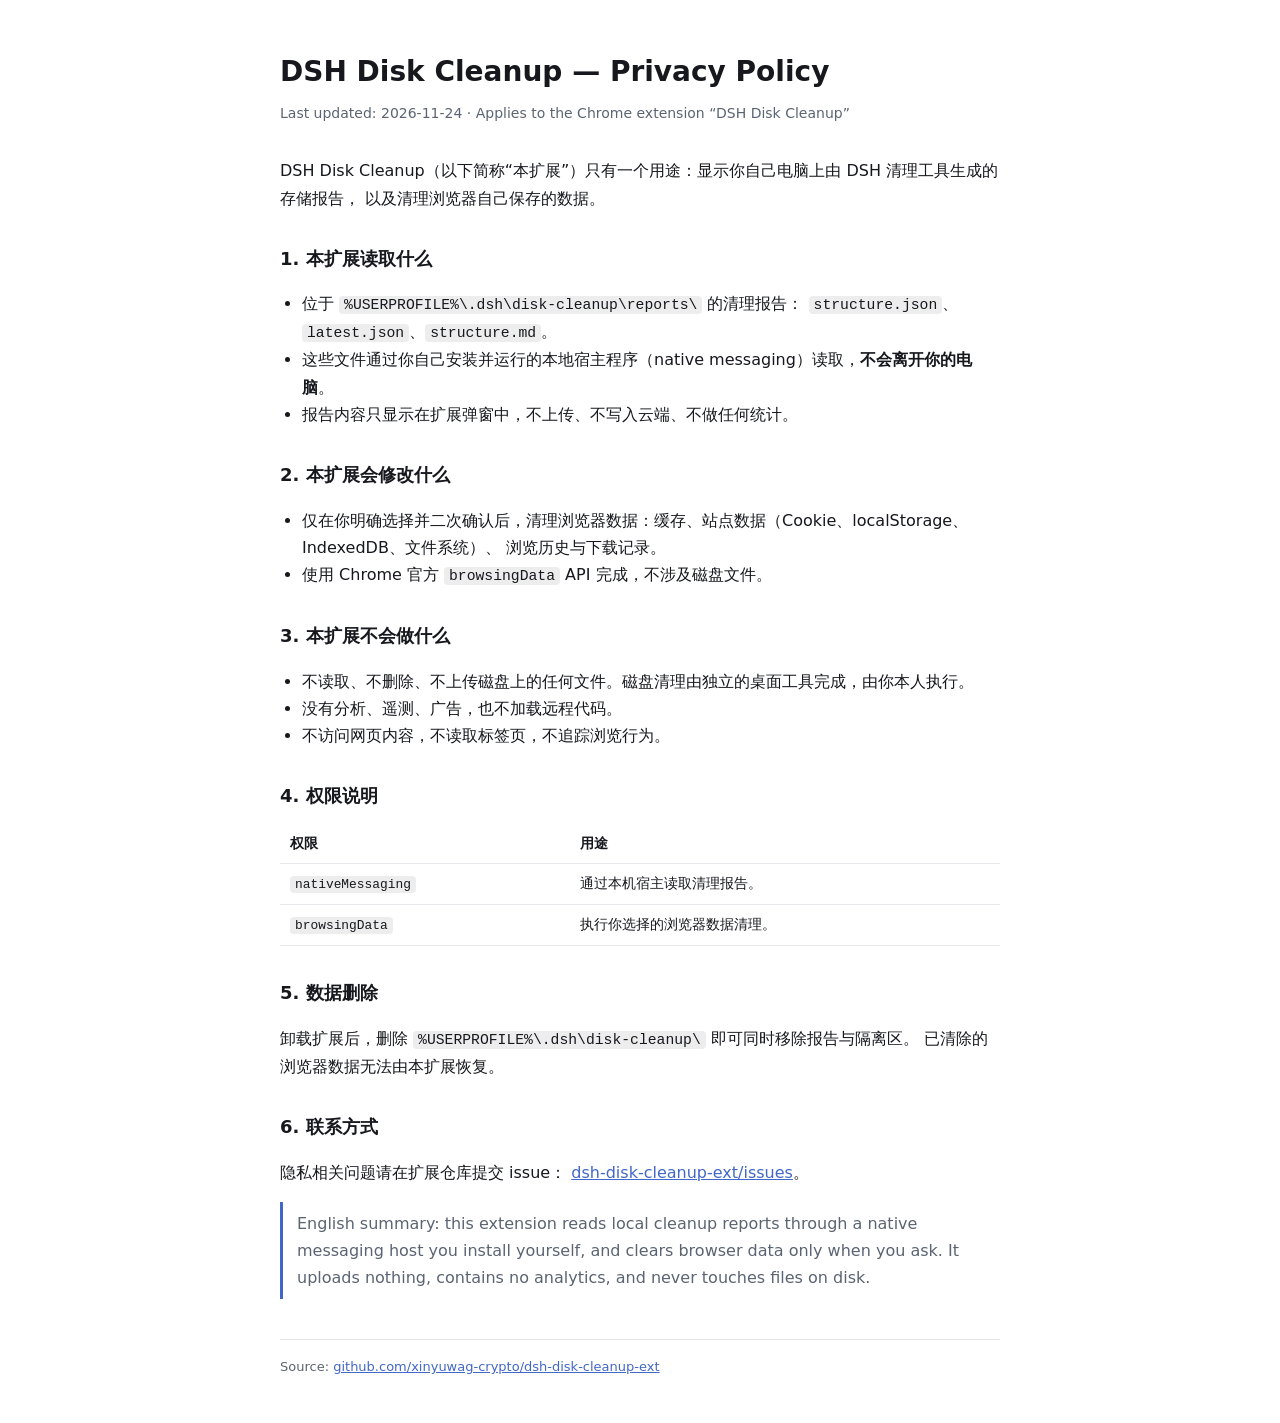
<file: docs/privacy/index.html>
<!doctype html>
<html lang="zh-CN">
<head>
  <meta charset="utf-8">
  <meta name="viewport" content="width=device-width, initial-scale=1">
  <title>DSH Disk Cleanup — Privacy Policy</title>
  <style>
    :root { color-scheme: light dark; --fg:#16181d; --muted:#5b6472; --line:#e5e7eb; --bg:#fff; --accent:#4167c8; }
    @media (prefers-color-scheme: dark) { :root { --fg:#e8eaed; --muted:#9aa0a6; --line:#2a2f37; --bg:#16181d; --accent:#7b9bf0; } }
    * { box-sizing: border-box; }
    body { margin: 0; padding: 48px 20px; background: var(--bg); color: var(--fg);
           font: 16px/1.7 "Segoe UI", "Microsoft YaHei UI", system-ui, sans-serif; }
    main { max-width: 720px; margin: 0 auto; }
    h1 { font-size: 28px; margin: 0 0 6px; }
    .sub { color: var(--muted); margin: 0 0 32px; font-size: 14px; }
    h2 { font-size: 18px; margin: 32px 0 10px; }
    p, li { color: var(--fg); }
    ul { padding-left: 22px; }
    table { width: 100%; border-collapse: collapse; margin: 12px 0; font-size: 14px; }
    th, td { text-align: left; padding: 8px 10px; border-bottom: 1px solid var(--line); vertical-align: top; }
    code { background: rgba(127,127,127,.14); padding: 1px 5px; border-radius: 4px; font-size: .92em; }
    .note { border-left: 3px solid var(--accent); padding: 8px 0 8px 14px; color: var(--muted); }
    footer { margin-top: 40px; color: var(--muted); font-size: 13px; border-top: 1px solid var(--line); padding-top: 16px; }
    a { color: var(--accent); }
  </style>
</head>
<body>
<main>
  <h1>DSH Disk Cleanup — Privacy Policy</h1>
  <p class="sub">Last updated: 2026-11-24 · Applies to the Chrome extension “DSH Disk Cleanup”</p>

  <p>DSH Disk Cleanup（以下简称“本扩展”）只有一个用途：显示你自己电脑上由 DSH 清理工具生成的存储报告，
     以及清理浏览器自己保存的数据。</p>

  <h2>1. 本扩展读取什么</h2>
  <ul>
    <li>位于 <code>%USERPROFILE%\.dsh\disk-cleanup\reports\</code> 的清理报告：
        <code>structure.json</code>、<code>latest.json</code>、<code>structure.md</code>。</li>
    <li>这些文件通过你自己安装并运行的本地宿主程序（native messaging）读取，<strong>不会离开你的电脑</strong>。</li>
    <li>报告内容只显示在扩展弹窗中，不上传、不写入云端、不做任何统计。</li>
  </ul>

  <h2>2. 本扩展会修改什么</h2>
  <ul>
    <li>仅在你明确选择并二次确认后，清理浏览器数据：缓存、站点数据（Cookie、localStorage、IndexedDB、文件系统）、
        浏览历史与下载记录。</li>
    <li>使用 Chrome 官方 <code>browsingData</code> API 完成，不涉及磁盘文件。</li>
  </ul>

  <h2>3. 本扩展不会做什么</h2>
  <ul>
    <li>不读取、不删除、不上传磁盘上的任何文件。磁盘清理由独立的桌面工具完成，由你本人执行。</li>
    <li>没有分析、遥测、广告，也不加载远程代码。</li>
    <li>不访问网页内容，不读取标签页，不追踪浏览行为。</li>
  </ul>

  <h2>4. 权限说明</h2>
  <table>
    <thead><tr><th>权限</th><th>用途</th></tr></thead>
    <tbody>
      <tr><td><code>nativeMessaging</code></td><td>通过本机宿主读取清理报告。</td></tr>
      <tr><td><code>browsingData</code></td><td>执行你选择的浏览器数据清理。</td></tr>
    </tbody>
  </table>

  <h2>5. 数据删除</h2>
  <p>卸载扩展后，删除 <code>%USERPROFILE%\.dsh\disk-cleanup\</code> 即可同时移除报告与隔离区。
     已清除的浏览器数据无法由本扩展恢复。</p>

  <h2>6. 联系方式</h2>
  <p>隐私相关问题请在扩展仓库提交 issue：
     <a href="https://github.com/xinyuwag-crypto/dsh-disk-cleanup-ext/issues">dsh-disk-cleanup-ext/issues</a>。</p>

  <p class="note">English summary: this extension reads local cleanup reports through a native
     messaging host you install yourself, and clears browser data only when you ask. It uploads
     nothing, contains no analytics, and never touches files on disk.</p>

  <footer>Source: <a href="https://github.com/xinyuwag-crypto/dsh-disk-cleanup-ext">github.com/xinyuwag-crypto/dsh-disk-cleanup-ext</a></footer>
</main>
</body>
</html>
</file>
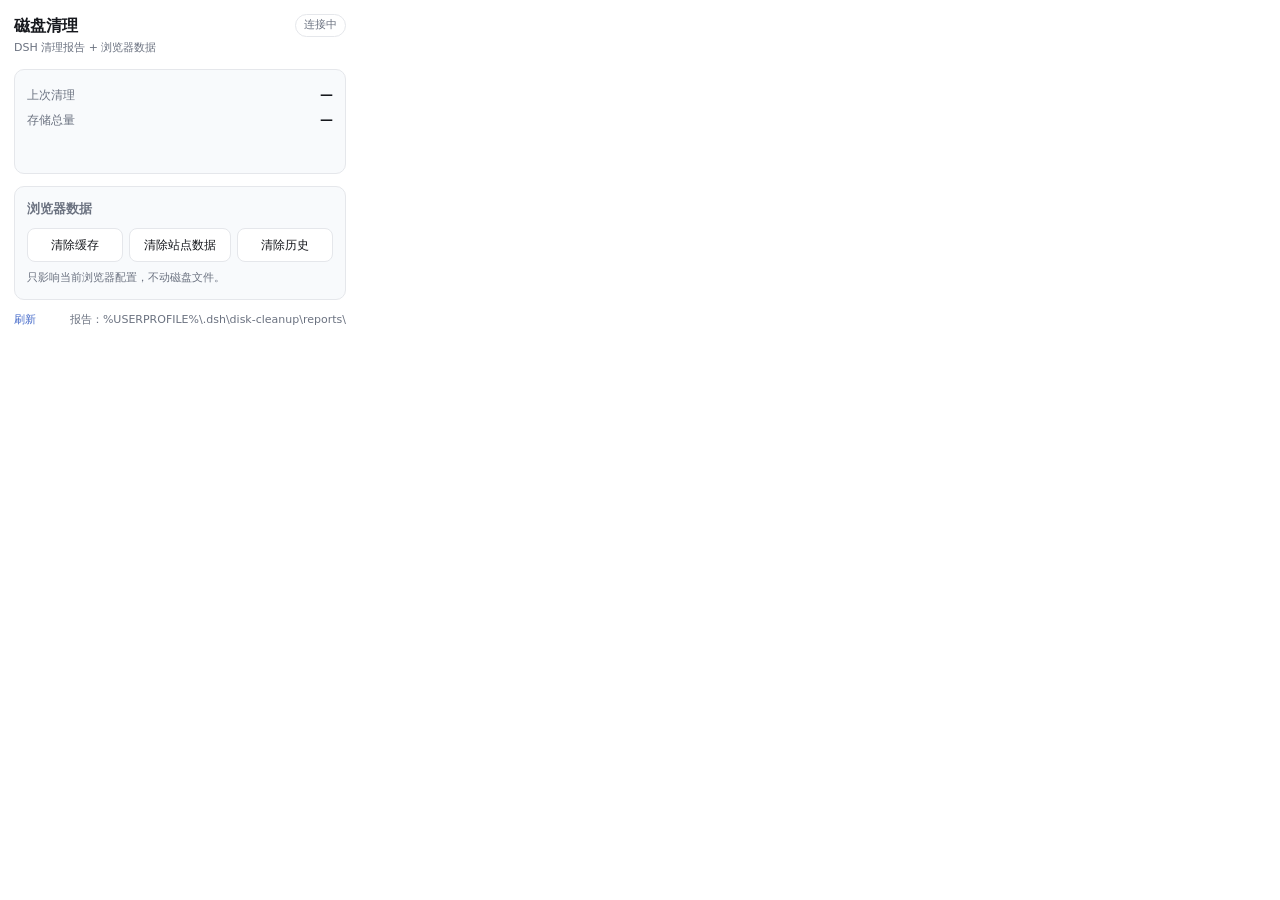
<file: popup.html>
<!doctype html>
<html lang="zh-CN">
<head>
  <meta charset="utf-8">
  <title>DSH Disk Cleanup</title>
  <link rel="stylesheet" href="popup.css">
</head>
<body>
  <header class="head">
    <div>
      <h1>磁盘清理</h1>
      <p class="sub" id="sub">DSH 清理报告 + 浏览器数据</p>
    </div>
    <span id="status" class="pill pending" title="正在连接本机清理服务">连接中</span>
  </header>

  <section class="card" id="diskCard">
    <div class="row">
      <span class="label">上次清理</span>
      <strong id="lastRun">—</strong>
    </div>
    <div class="row">
      <span class="label">存储总量</span>
      <strong id="totalSize">—</strong>
    </div>
    <div id="bars" class="bars"></div>
    <ul id="tips" class="tips"></ul>
    <p id="hint" class="hint"></p>
  </section>

  <section class="card">
    <h2>浏览器数据</h2>
    <div class="actions">
      <button data-preset="cache" class="btn">清除缓存</button>
      <button data-preset="cookies" class="btn">清除站点数据</button>
      <button data-preset="history" class="btn">清除历史</button>
    </div>
    <p id="clearResult" class="hint">只影响当前浏览器配置，不动磁盘文件。</p>
  </section>

  <footer class="foot">
    <button id="refresh" class="link">刷新</button>
    <span class="path">报告：%USERPROFILE%\.dsh\disk-cleanup\reports\</span>
  </footer>

  <script src="popup.js"></script>
</body>
</html>
</file>
<file: popup.css>
:root {
  color-scheme: light dark;
  --bg: #ffffff;
  --fg: #16181d;
  --muted: #6b7280;
  --line: #e5e7eb;
  --card: #f8fafc;
  --accent: #4167c8;
  --ok: #1e9e6b;
  --warn: #b45309;
}

@media (prefers-color-scheme: dark) {
  :root {
    --bg: #16181d;
    --fg: #e8eaed;
    --muted: #9aa0a6;
    --line: #2a2f37;
    --card: #1d2127;
    --accent: #7b9bf0;
    --ok: #4ade80;
    --warn: #fbbf24;
  }
}

* { box-sizing: border-box; }

body {
  width: 360px;
  margin: 0;
  padding: 14px;
  font: 13px/1.5 "Segoe UI", "Microsoft YaHei UI", system-ui, sans-serif;
  background: var(--bg);
  color: var(--fg);
}

.head { display: flex; align-items: flex-start; justify-content: space-between; gap: 8px; }
h1 { font-size: 16px; margin: 0; }
h2 { font-size: 13px; margin: 0 0 10px; color: var(--muted); font-weight: 600; }
.sub { margin: 2px 0 0; color: var(--muted); font-size: 11px; }

.pill {
  font-size: 11px;
  padding: 2px 8px;
  border-radius: 999px;
  border: 1px solid var(--line);
  color: var(--muted);
  white-space: nowrap;
}
.pill.ok { color: var(--ok); border-color: color-mix(in srgb, var(--ok) 40%, transparent); }
.pill.bad { color: var(--warn); border-color: color-mix(in srgb, var(--warn) 40%, transparent); }

.card {
  margin-top: 12px;
  padding: 12px;
  border: 1px solid var(--line);
  border-radius: 10px;
  background: var(--card);
}

.row { display: flex; justify-content: space-between; align-items: baseline; gap: 8px; padding: 3px 0; }
.label { color: var(--muted); font-size: 12px; }

.bars { margin-top: 10px; display: grid; gap: 6px; }
.bar { display: grid; grid-template-columns: 74px 1fr 64px; gap: 8px; align-items: center; font-size: 11px; }
.bar .name { overflow: hidden; text-overflow: ellipsis; white-space: nowrap; color: var(--muted); }
.bar .track { height: 6px; border-radius: 999px; background: var(--line); overflow: hidden; }
.bar .fill { height: 100%; background: var(--accent); border-radius: 999px; }
.bar .size { text-align: right; font-variant-numeric: tabular-nums; }

.tips { margin: 10px 0 0; padding: 0; list-style: none; display: grid; gap: 4px; }
.tips li { font-size: 11px; color: var(--muted); overflow: hidden; text-overflow: ellipsis; white-space: nowrap; }
.tips li b { color: var(--fg); font-weight: 600; }

.actions { display: flex; gap: 6px; flex-wrap: wrap; }
.btn {
  flex: 1 1 auto;
  min-width: 96px;
  padding: 7px 10px;
  font: inherit;
  font-size: 12px;
  color: var(--fg);
  background: var(--bg);
  border: 1px solid var(--line);
  border-radius: 8px;
  cursor: pointer;
}
.btn:hover { border-color: var(--accent); color: var(--accent); }
.btn:disabled { opacity: .55; cursor: progress; }

.hint { margin: 8px 0 0; font-size: 11px; color: var(--muted); }
.hint.bad { color: var(--warn); }
.hint.ok { color: var(--ok); }

.foot {
  margin-top: 12px;
  display: flex;
  align-items: center;
  justify-content: space-between;
  gap: 8px;
  font-size: 11px;
  color: var(--muted);
}
.link { border: 0; background: none; color: var(--accent); cursor: pointer; font: inherit; padding: 0; }
.path { overflow: hidden; text-overflow: ellipsis; white-space: nowrap; }
</file>
